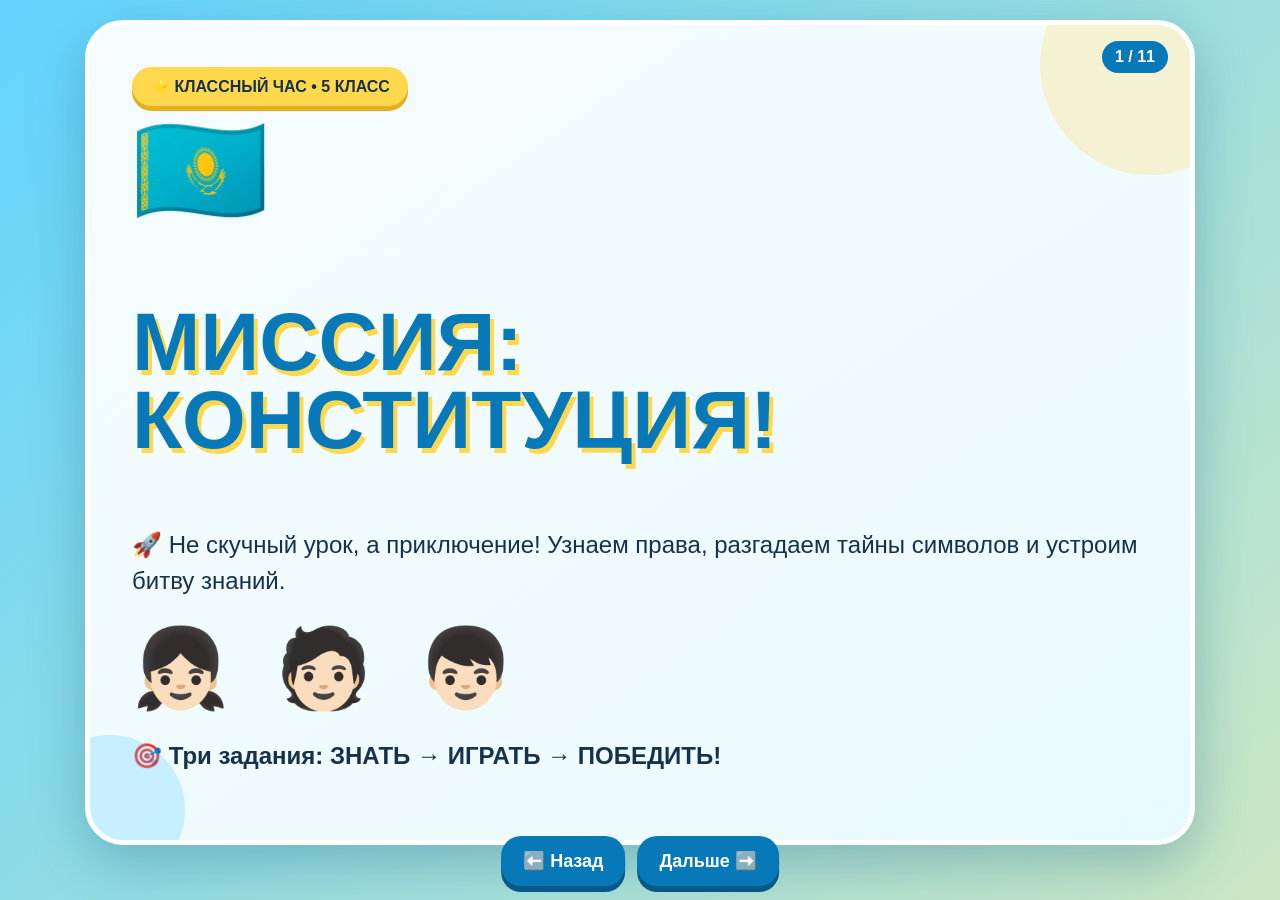
<file: index.html>
<!doctype html><html lang="ru"><head><meta charset="utf-8"><meta name="viewport" content="width=device-width,initial-scale=1"><title>🇰🇿 Миссия: Конституция!</title><style>*{box-sizing:border-box}body{margin:0;font-family:Arial,sans-serif;color:#16324a;overflow-x:hidden;background:linear-gradient(135deg,#62d4ff,#fff0a8,#b9f5d0);background-size:300% 300%;animation:bg 12s ease infinite}@keyframes bg{0%,100%{background-position:0 50%}50%{background-position:100% 50%}}.deck{max-width:1150px;margin:auto;padding:20px}.slide{display:none;min-height:88vh;border:5px solid #fff;border-radius:38px;padding:42px;background:linear-gradient(145deg,#ffffffee,#e8f9ffff);box-shadow:0 18px 55px #14608055;position:relative;overflow:hidden}.slide.active{display:block;animation:slideIn .55s cubic-bezier(.2,.8,.2,1)}@keyframes slideIn{from{opacity:0;transform:translateY(35px) scale(.96) rotate(-1deg)}to{opacity:1;transform:none}}.slide:before,.slide:after{content:'';position:absolute;border-radius:50%;opacity:.25;pointer-events:none}.slide:before{width:220px;height:220px;background:#ffd84d;right:-70px;top:-70px;animation:float 5s ease-in-out infinite}.slide:after{width:150px;height:150px;background:#4dc9ff;left:-55px;bottom:-45px;animation:float 6s ease-in-out infinite reverse}@keyframes float{50%{transform:translate(15px,18px) rotate(12deg)}}h1{font-size:clamp(42px,7vw,82px);line-height:.95;color:#0879b8;text-shadow:4px 5px 0 #ffd94d;animation:bounce .9s ease}.hero{font-size:110px;animation:jump 2s infinite}.character{font-size:110px;float:right;animation:wiggle 3s infinite}.kids{font-size:78px;letter-spacing:12px;animation:bob 2.2s infinite}@keyframes jump{0%,100%{transform:translateY(0)}50%{transform:translateY(-18px) rotate(-4deg)}}@keyframes wiggle{0%,90%,100%{transform:rotate(0)}94%{transform:rotate(7deg)}97%{transform:rotate(-7deg)}}@keyframes bob{50%{transform:translateY(-10px)}}@keyframes bounce{0%{transform:scale(.7)}70%{transform:scale(1.06)}100%{transform:scale(1)}}h2{font-size:clamp(32px,5vw,58px);margin:0 0 25px;color:#0879b8;text-shadow:2px 3px 0 #ffd94d}.big{font-size:24px;line-height:1.5}.badge{display:inline-block;padding:10px 18px;background:#ffd84d;border-radius:30px;font-weight:bold;box-shadow:0 5px 0 #e4ad22;animation:pulse 2s infinite}@keyframes pulse{50%{transform:scale(1.05)}}.grid{display:grid;grid-template-columns:repeat(auto-fit,minmax(210px,1fr));gap:18px}.card{background:#fff;border:4px solid #ffd84d;border-radius:25px;padding:20px;margin:14px 0;box-shadow:0 8px 0 #e9b923;transition:.25s;animation:cardIn .6s both}.card:nth-child(2){animation-delay:.1s}.card:nth-child(3){animation-delay:.2s}.card:nth-child(4){animation-delay:.3s}.card:hover{transform:translateY(-7px) rotate(1deg) scale(1.02)}@keyframes cardIn{from{opacity:0;transform:translateY(20px)}to{opacity:1;transform:none}}h3{font-size:28px;margin:5px 0 10px}.emoji{font-size:70px}.flag{width:260px;height:160px;background:#61cbe8;border-radius:12px;position:relative;margin:10px auto;box-shadow:0 8px 0 #1496bd;animation:flag 2s ease-in-out infinite}.sun{font-size:65px;position:absolute;left:95px;top:28px}.eagle{font-size:48px;position:absolute;right:25px;top:54px}.orn{position:absolute;left:12px;top:10px;font-size:42px}@keyframes flag{50%{transform:skewY(-2deg)}}.progress{position:absolute;top:16px;right:22px;background:#0879b8;color:white;padding:7px 13px;border-radius:20px;font-weight:bold}.btns{position:fixed;bottom:14px;left:50%;transform:translateX(-50%);display:flex;gap:12px;z-index:20}.btns button,.choice{border:0;border-radius:20px;padding:14px 22px;font-size:18px;font-weight:bold;cursor:pointer;background:#0879b8;color:#fff;box-shadow:0 6px 0 #075a88;transition:.15s}.btns button:hover,.choice:hover{transform:translateY(-3px) scale(1.04)}.btns button:active,.choice:active{transform:translateY(3px);box-shadow:0 2px 0 #075a88}.answer{display:block;width:100%;text-align:left;margin:12px 0;background:#e7f8ff;color:#16324a;box-shadow:none}.correct{background:#b8f5bb!important}.wrong{background:#ffbaba!important}.note{font-size:15px;opacity:.7}.confetti{position:fixed;inset:0;pointer-events:none;overflow:hidden;z-index:30}.confetti i{position:absolute;top:-20px;width:12px;height:20px;animation:fall 2.8s linear infinite}@keyframes fall{to{transform:translateY(105vh) rotate(720deg)}}.spark{display:inline-block;animation:spin 2s linear infinite}@keyframes spin{to{transform:rotate(360deg)}}@media(max-width:600px){.slide{padding:28px 20px}.character{font-size:75px}.hero{font-size:80px}.big{font-size:20px}.kids{font-size:55px;letter-spacing:4px}.btns button{padding:11px 14px;font-size:15px}}</style></head><body><div class="confetti" id="confetti"></div><div class="deck">
<section class="slide active"><div class="progress">1 / 11</div><span class="badge">⭐ КЛАССНЫЙ ЧАС • 5 КЛАСС</span><div class="hero">🇰🇿</div><h1>МИССИЯ:<br>КОНСТИТУЦИЯ!</h1><p class="big">🚀 Не скучный урок, а приключение! Узнаем права, разгадаем тайны символов и устроим битву знаний.</p><div class="kids">👧🏻 🧑🏻 👦🏻</div><p class="big"><b>🎯 Три задания: ЗНАТЬ → ИГРАТЬ → ПОБЕДИТЬ!</b></p></section>
<section class="slide"><div class="progress">2 / 11</div><h2>🤔 Что такое Конституция?</h2><div class="character">🧑‍🏫</div><p class="big">Представьте, что весь Казахстан — это огромная школа.</p><div class="card"><h3>📜 Главный закон</h3><p class="big">Конституция — главный закон страны. Она устанавливает основы государства, а также важные <b>права и обязанности</b> людей.</p></div><div class="card"><h3>💬 Вопрос классу</h3><p class="big">Какие 3 правила сделали бы ваш класс самым дружным?</p></div></section>
<section class="slide"><div class="progress">3 / 11</div><h2>⏳ Путешествие во времени</h2><div class="grid"><div class="card">🕊️ <h3>1991</h3>Казахстан стал независимым.</div><div class="card">📜 <h3>1993</h3>Принята первая Конституция независимого Казахстана.</div><div class="card">🇰🇿 <h3>1995</h3>30 августа принята Конституция на референдуме.</div><div class="card">🗳️ <h3>2022</h3>Прошёл референдум по конституционным изменениям.</div><div class="card">🗳️ <h3>2026</h3>15 марта состоялся референдум по новой редакции Конституции.</div></div><p class="note">💡 Перед официальным уроком проверьте актуальные формулировки и даты по официальным источникам.</p></section>
<section class="slide"><div class="progress">4 / 11</div><h2>🌟 Суперсимволы Казахстана</h2><div class="grid"><div class="card"><div class="flag"><span class="orn">🪡</span><span class="sun">☀️</span><span class="eagle">🦅</span></div><h3>🇰🇿 Флаг</h3><p>Небесно-голубой фон, солнце, беркут и национальный орнамент.</p></div><div class="card"><div class="emoji">🏛️</div><h3>Герб</h3><p>Шанырак в центре, тулпары по сторонам и звезда сверху.</p></div><div class="card"><div class="emoji">🎵</div><h3>Гимн</h3><p>«Менің Қазақстаным» — государственный гимн с 2006 года.</p></div></div></section>
<section class="slide"><div class="progress">5 / 11</div><h2>🦸 Права — твои суперсилы!</h2><div class="character">👦🏻</div><div class="grid"><div class="card">❤️ <b>Жизнь</b><br>Право на жизнь.</div><div class="card">📚 <b>Учёба</b><br>Право на образование.</div><div class="card">🏡 <b>Семья</b><br>Право на заботу.</div><div class="card">🗣️ <b>Голос</b><br>Право выражать мнение.</div><div class="card">⚽ <b>Отдых</b><br>Право играть и отдыхать.</div><div class="card">🩺 <b>Здоровье</b><br>Право на охрану здоровья.</div></div></section>
<section class="slide"><div class="progress">6 / 11</div><h2>💪 Супергерой тоже отвечает!</h2><div class="character">👩🏻‍🏫</div><div class="grid"><div class="card">⚖️ Соблюдать законы</div><div class="card">🇰🇿 Уважать символы</div><div class="card">🤝 Уважать права других</div><div class="card">🌳 Беречь природу</div><div class="card">📖 Учиться и трудиться</div><div class="card">🛡️ Защищать Родину, когда вырастешь</div></div><p class="big">✨ Права и обязанности работают вместе!</p></section>
<section class="slide"><div class="progress">7 / 11</div><h2>🎮 БИТВА: право или обязанность?</h2><p class="big">🙌 Если <b>право</b> — руки вверх!<br>🫶 Если <b>обязанность</b> — руки на груди!</p><div id="game" class="card"><h3 id="gq">1. Отдыхать и играть после школы</h3><button class="choice" onclick="game(true)">🙌 ПРАВО</button><button class="choice" onclick="game(false)">🫶 ОБЯЗАННОСТЬ</button><p id="gr" class="big"></p></div></section>
<section class="slide"><div class="progress">8 / 11</div><h2>🧩 Код гражданина</h2><div class="card"><h3>😇 Адал азамат</h3><p class="big">Честный гражданин: держит слово и поступает честно.</p></div><div class="card"><h3>🧠 Зерделі ұлт</h3><p class="big">Мудрая нация: любит знания, культуру и учёбу.</p></div><div class="card"><h3>🤝 Жауапты қоғам</h3><p class="big">Ответственное общество: заботится о людях, природе и стране.</p></div></section>
<section class="slide"><div class="progress">9 / 11</div><h2>🧠 КВИЗ: 5 вопросов</h2><p class="big">Выбирай ответ — и смотри, сколько ⭐ заработаешь!</p><div id="quiz" class="card"></div></section>
<section class="slide"><div class="progress">10 / 11</div><h2>🏆 ТВОЙ РЕЗУЛЬТАТ</h2><div id="score" style="font-size:90px;text-align:center;animation:jump 1.5s infinite">⭐</div><p id="scoreText" class="big" style="text-align:center"></p><div class="kids" style="text-align:center">🎉 👧🏻 🧑🏻 👦🏻 🎉</div></section>
<section class="slide"><div class="progress">11 / 11</div><h2>🇰🇿 Финал миссии!</h2><div class="character">🧑‍🚀</div><p class="big">Конституция — это не просто серьёзная книга. Это основа правил, по которым устроена жизнь государства.</p><div class="card"><h3>🎤 Твой финальный ответ</h3><p class="big">«Для меня быть ответственным гражданином — это…»</p></div><p class="big"><span class="spark">⭐</span> Поздравляем! Миссия выполнена! <span class="spark">⭐</span></p><div class="kids" style="text-align:center">🇰🇿 ❤️ 🇰🇿</div></section></div><div class="btns"><button onclick="prev()">⬅️ Назад</button><button onclick="next()">Дальше ➡️</button></div>
<script>let slides=[...document.querySelectorAll('.slide')],i=0;function show(n){i=Math.max(0,Math.min(slides.length-1,n));slides.forEach((s,k)=>s.classList.toggle('active',k===i));if(i===9)confetti();window.scrollTo({top:0,behavior:'smooth'})}function next(){show(i+1)}function prev(){show(i-1)}const gs=['1. Отдыхать и играть после школы','2. Уважать флаг, герб и гимн','3. Получать помощь врача, если заболел','4. Не мусорить и беречь природу','5. Иметь имя и гражданство','6. Соблюдать правила дорожного движения','7. Жить в семье и получать заботу','8. Уважать старших и одноклассников','9. Высказывать своё мнение','10. Говорить правду, быть «адал»'];let gi=0;function game(ans){let c=[true,false,true,false,true,false,true,false,true,false][gi];let r=document.getElementById('gr');r.textContent=ans===c?'🎉 ПРАВИЛЬНО! Отличный ход!':'🙂 Почти! Запоминаем правильный ответ.';if(ans===c)confetti();gi++;if(gi<gs.length)setTimeout(()=>{document.getElementById('gq').textContent=gs[gi];r.textContent=''},700);else setTimeout(()=>r.textContent='🏆 БИТВА ЗАВЕРШЕНА! Вы суперкоманда!',700)}const qs=[['Что такое Конституция?',['Главный закон страны','Расписание уроков','Название города'],0],['Когда приняли Конституцию 1995 года?',['16 декабря 1991','30 августа 1995','1 сентября 2026'],1],['Что изображено в центре герба?',['Шанырак','Самолёт','Книга'],0],['«Беречь природу» — это…',['Право','Обязанность','Секрет'],1],['Как называется идея честного гражданина?',['Адал азамат','Космонавт','Жауапты ойын'],0]];let qi=0,sc=0;function renderQ(){let q=qs[qi];document.getElementById('quiz').innerHTML='<h3>'+q[0]+'</h3>'+q[1].map((x,k)=>'<button class="choice answer" onclick="answer('+k+')">'+String.fromCharCode(65+k)+'. '+x+'</button>').join('')}function answer(k){let q=qs[qi];if(k===q[2]){sc++;confetti()}else{}qi++;if(qi<qs.length)renderQ();else{document.getElementById('score').textContent=sc+' / '+qs.length+' ⭐';document.getElementById('scoreText').textContent=sc===5?'🔥 ИДЕАЛЬНО! Ты настоящий знаток Казахстана!':sc>=3?'👏 ОТЛИЧНО! Ещё немного — и максимум!':'💪 Хорошая попытка! Теперь ты знаешь больше.';next()}}function confetti(){let c=document.getElementById('confetti');for(let n=0;n<22;n++){let e=document.createElement('i');e.textContent=['⭐','🇰🇿','🎉','✨'][Math.floor(Math.random()*4)];e.style.left=Math.random()*100+'%';e.style.fontSize=12+Math.random()*22+'px';e.style.animationDelay=Math.random()*.4+'s';c.appendChild(e);setTimeout(()=>e.remove(),3200)}}renderQ();document.addEventListener('keydown',e=>{if(e.key==='ArrowRight')next();if(e.key==='ArrowLeft')prev()});</script></body></html>
</file>
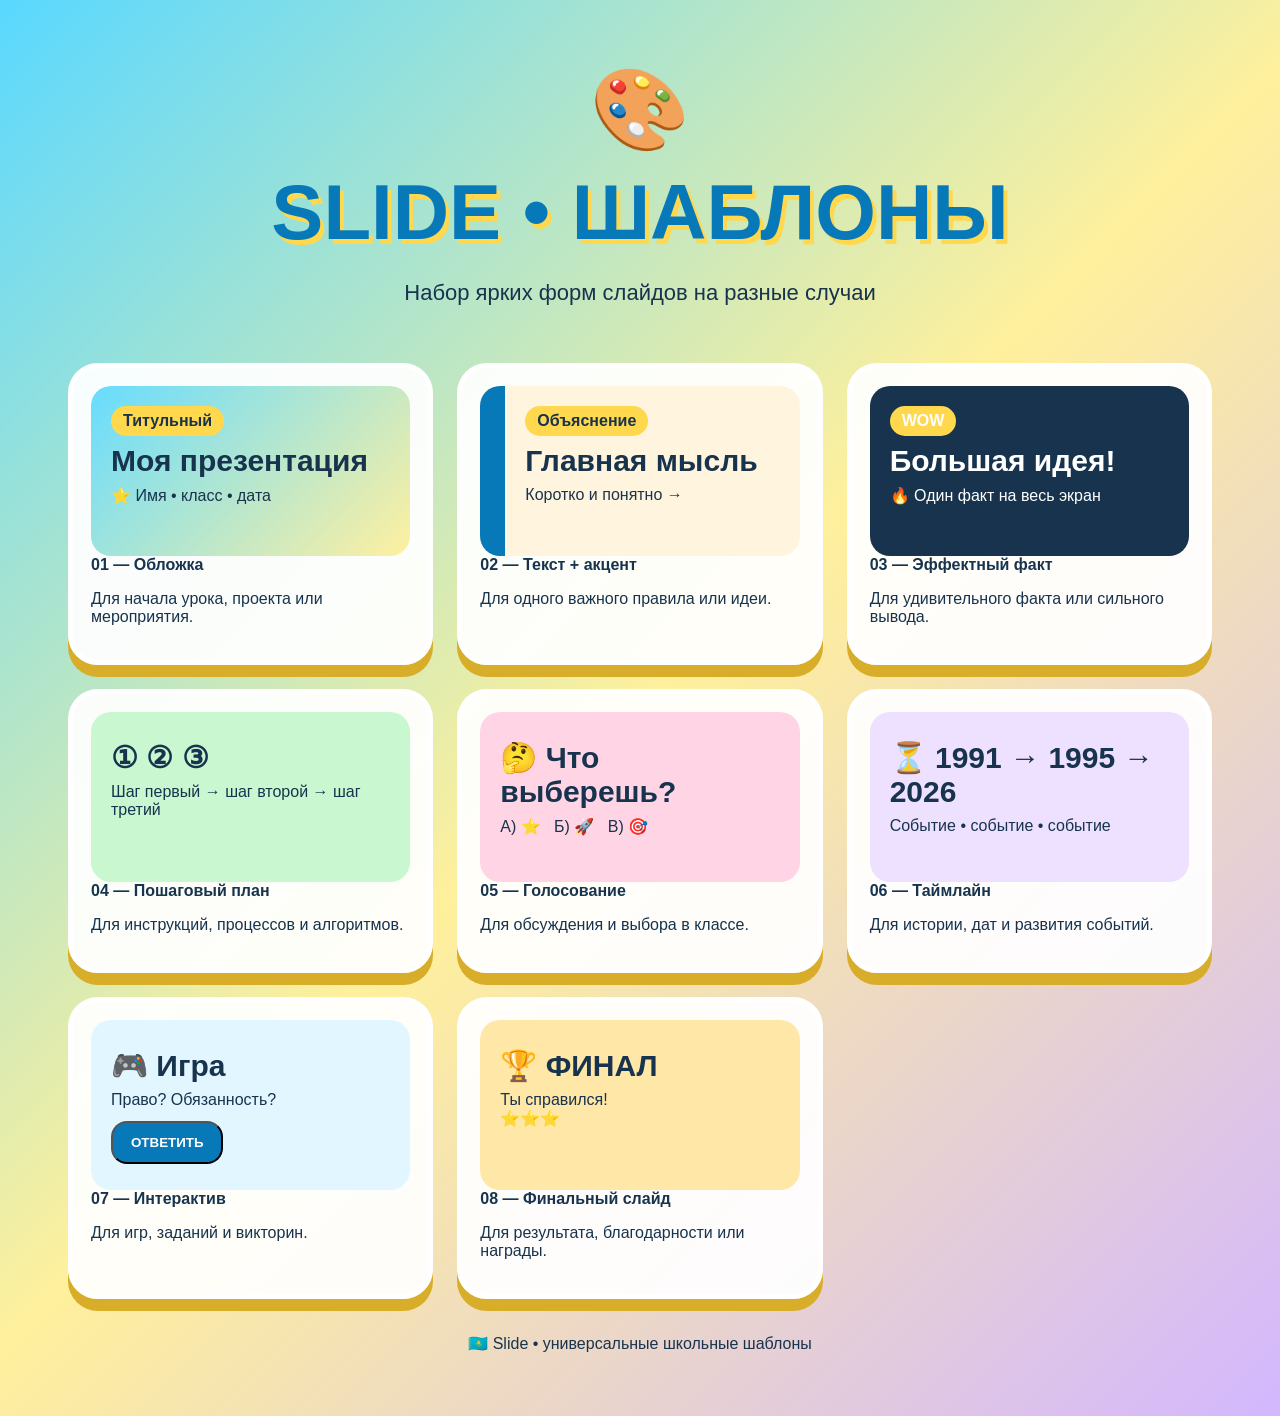
<file: templates.html>
<!doctype html><html lang="ru"><meta charset="utf-8"><meta name="viewport" content="width=device-width,initial-scale=1"><title>Slide — Конструктор шаблонов</title><style>*{box-sizing:border-box}body{margin:0;font-family:Arial,sans-serif;background:linear-gradient(135deg,#59d8ff,#fff09c,#d3b7ff);color:#17334d}.wrap{max-width:1200px;margin:auto;padding:28px}header{text-align:center;padding:35px 15px}h1{font-size:clamp(42px,7vw,78px);color:#0879b8;text-shadow:4px 5px #ffd84d;margin:10px}.sub{font-size:22px}.grid{display:grid;grid-template-columns:repeat(auto-fit,minmax(280px,1fr));gap:24px}.template{background:#ffffffef;border:5px solid white;border-radius:30px;padding:18px;box-shadow:0 12px 0 #d8ad2a;transition:.3s}.template:hover{transform:translateY(-10px) rotate(.8deg)}.preview{height:170px;border-radius:20px;padding:20px;overflow:hidden;position:relative}.preview h2{font-size:30px;margin:8px 0}.p1{background:linear-gradient(135deg,#67dcff,#fff0a0)}.p2{background:#fff5df;border-left:25px solid #0879b8}.p3{background:#17334d;color:white}.p4{background:#c9f7d0}.p5{background:#ffd5e5}.p6{background:#eee0ff}.p7{background:#e1f6ff}.p8{background:#ffe7a7}.tag{display:inline-block;padding:6px 12px;border-radius:20px;background:#ffd84d;font-weight:bold}.btn{display:inline-block;margin-top:12px;background:#0879b8;color:white;text-decoration:none;padding:12px 18px;border-radius:16px;font-weight:bold}footer{text-align:center;padding:35px}@media(max-width:600px){.preview{height:145px}}</style><div class="wrap"><header><div style="font-size:80px">🎨</div><h1>SLIDE • ШАБЛОНЫ</h1><p class="sub">Набор ярких форм слайдов на разные случаи</p></header><main class="grid"><article class="template"><div class="preview p1"><span class="tag">Титульный</span><h2>Моя презентация</h2>⭐ Имя • класс • дата</div><b>01 — Обложка</b><p>Для начала урока, проекта или мероприятия.</p></article><article class="template"><div class="preview p2"><span class="tag">Объяснение</span><h2>Главная мысль</h2>Коротко и понятно →</div><b>02 — Текст + акцент</b><p>Для одного важного правила или идеи.</p></article><article class="template"><div class="preview p3"><span class="tag">WOW</span><h2>Большая идея!</h2>🔥 Один факт на весь экран</div><b>03 — Эффектный факт</b><p>Для удивительного факта или сильного вывода.</p></article><article class="template"><div class="preview p4"><h2>① ② ③</h2><div>Шаг первый → шаг второй → шаг третий</div></div><b>04 — Пошаговый план</b><p>Для инструкций, процессов и алгоритмов.</p></article><article class="template"><div class="preview p5"><h2>🤔 Что выберешь?</h2><div>А) ⭐ &nbsp; Б) 🚀 &nbsp; В) 🎯</div></div><b>05 — Голосование</b><p>Для обсуждения и выбора в классе.</p></article><article class="template"><div class="preview p6"><h2>⏳ 1991 → 1995 → 2026</h2><div>Событие • событие • событие</div></div><b>06 — Таймлайн</b><p>Для истории, дат и развития событий.</p></article><article class="template"><div class="preview p7"><h2>🎮 Игра</h2><div>Право? Обязанность?</div><button class="btn">ОТВЕТИТЬ</button></div><b>07 — Интерактив</b><p>Для игр, заданий и викторин.</p></article><article class="template"><div class="preview p8"><h2>🏆 ФИНАЛ</h2><div>Ты справился!</div>⭐⭐⭐</div><b>08 — Финальный слайд</b><p>Для результата, благодарности или награды.</p></article></main><footer>🇰🇿 Slide • универсальные школьные шаблоны</footer></div></html>
</file>
